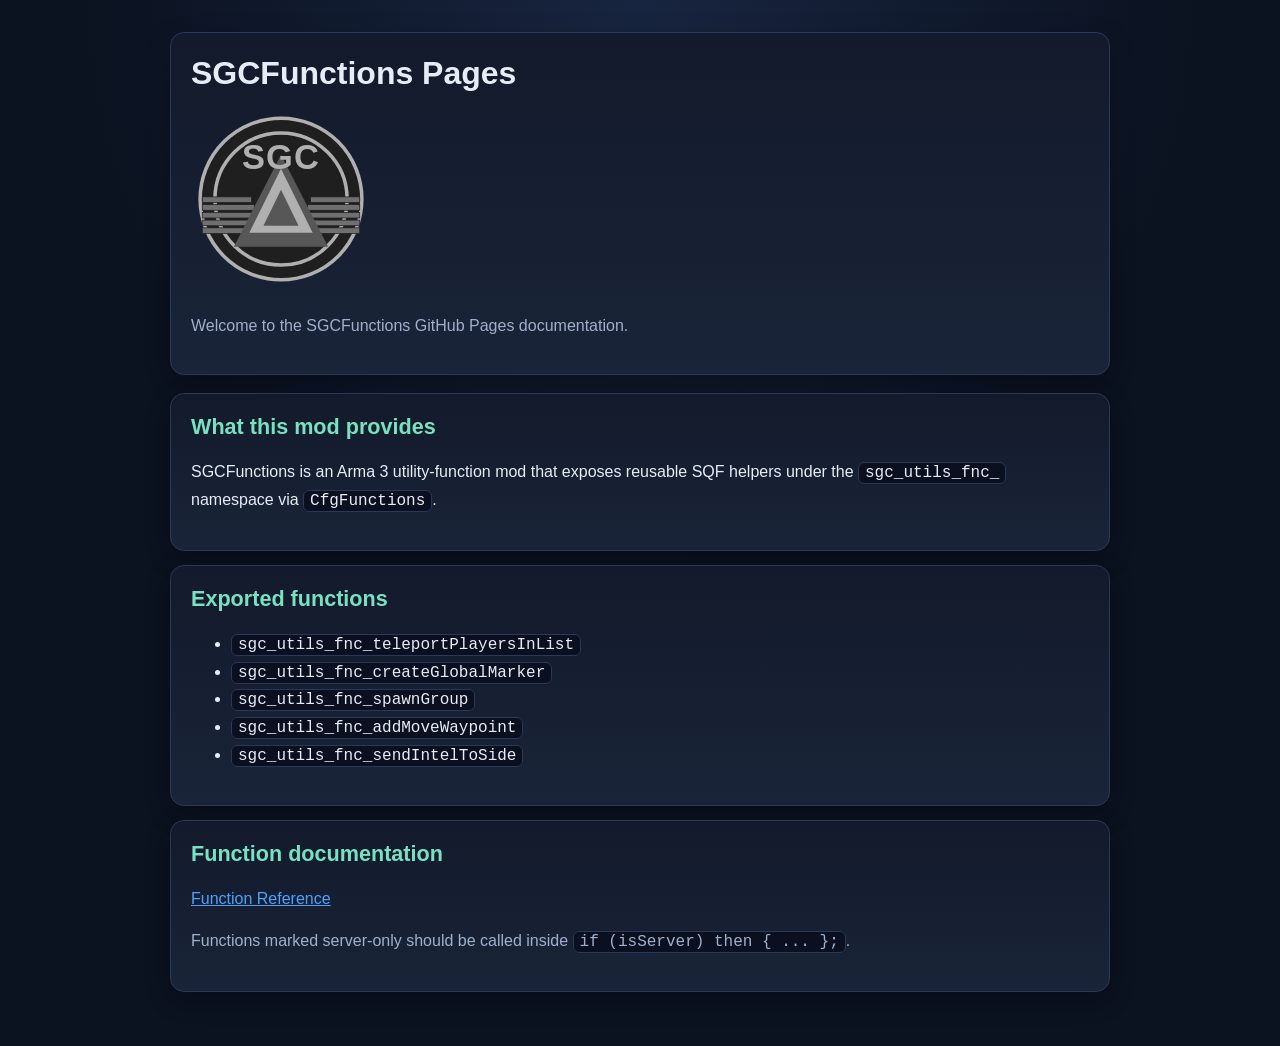
<file: docs/index.html>
<!doctype html>
<html lang="en">
<head>
  <meta charset="utf-8" />
  <meta name="viewport" content="width=device-width, initial-scale=1" />
  <title>SGCFunctions Pages</title>
  <link rel="stylesheet" href="styles.css" />
</head>
<body>
  <main class="page">
    <section class="hero">
      <h1>SGCFunctions Pages</h1>
      <p><img class="logo" src="./SGC.svg" alt="SGC Logo" /></p>
      <p class="lead">Welcome to the SGCFunctions GitHub Pages documentation.</p>
    </section>

    <section class="card">
      <h2>What this mod provides</h2>
      <p>
        SGCFunctions is an Arma 3 utility-function mod that exposes reusable SQF helpers under the
        <code>sgc_utils_fnc_</code> namespace via <code>CfgFunctions</code>.
      </p>
    </section>

    <section class="card">
      <h2>Exported functions</h2>
      <ul>
        <li><code>sgc_utils_fnc_teleportPlayersInList</code></li>
        <li><code>sgc_utils_fnc_createGlobalMarker</code></li>
        <li><code>sgc_utils_fnc_spawnGroup</code></li>
        <li><code>sgc_utils_fnc_addMoveWaypoint</code></li>
        <li><code>sgc_utils_fnc_sendIntelToSide</code></li>
      </ul>
    </section>

    <section class="card">
      <h2>Function documentation</h2>
      <ul class="nav">
        <li><a href="Function-Reference.html">Function Reference</a></li>
      </ul>
      <p class="small-note">Functions marked server-only should be called inside <code>if (isServer) then { ... };</code>.</p>
    </section>
  </main>
</body>
</html>
</file>
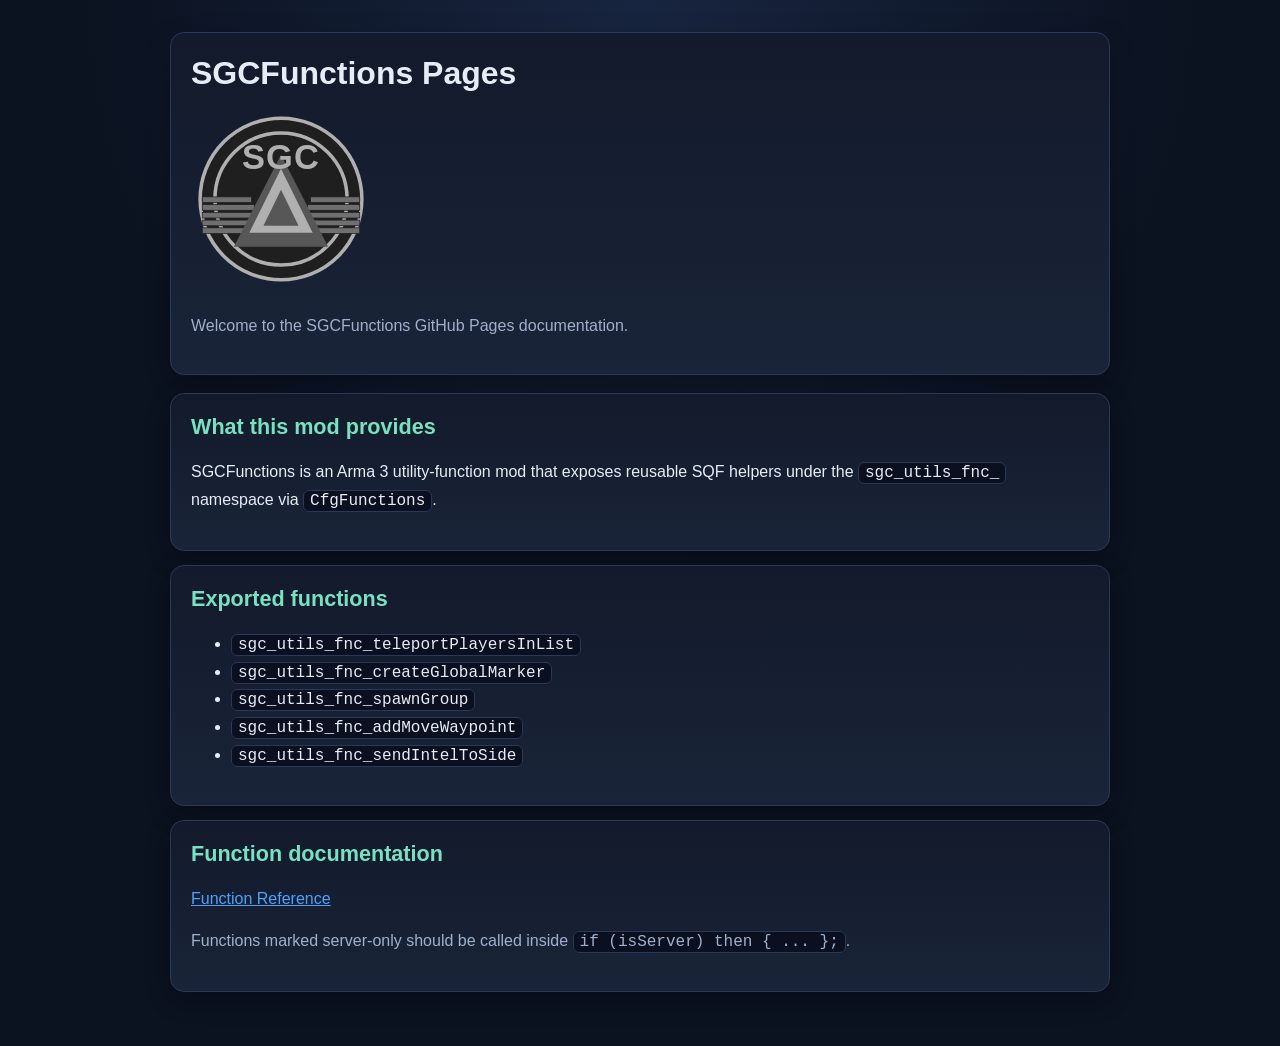
<file: pages/index.html>
<!doctype html>
<html lang="en">
<head>
  <meta charset="utf-8" />
  <meta name="viewport" content="width=device-width, initial-scale=1" />
  <title>SGCFunctions Pages</title>
  <link rel="stylesheet" href="styles.css" />
</head>
<body>
  <main class="page">
    <section class="hero">
      <h1>SGCFunctions Pages</h1>
      <p><img class="logo" src="../SGC.svg" alt="SGC Logo" /></p>
      <p class="lead">Welcome to the SGCFunctions GitHub Pages documentation.</p>
    </section>

    <section class="card">
      <h2>What this mod provides</h2>
      <p>
        SGCFunctions is an Arma 3 utility-function mod that exposes reusable SQF helpers under the
        <code>sgc_utils_fnc_</code> namespace via <code>CfgFunctions</code>.
      </p>
    </section>

    <section class="card">
      <h2>Exported functions</h2>
      <ul>
        <li><code>sgc_utils_fnc_teleportPlayersInList</code></li>
        <li><code>sgc_utils_fnc_createGlobalMarker</code></li>
        <li><code>sgc_utils_fnc_spawnGroup</code></li>
        <li><code>sgc_utils_fnc_addMoveWaypoint</code></li>
        <li><code>sgc_utils_fnc_sendIntelToSide</code></li>
      </ul>
    </section>

    <section class="card">
      <h2>Function documentation</h2>
      <ul class="nav">
        <li><a href="Function-Reference.html">Function Reference</a></li>
      </ul>
      <p class="small-note">Functions marked server-only should be called inside <code>if (isServer) then { ... };</code>.</p>
    </section>
  </main>
</body>
</html>
</file>
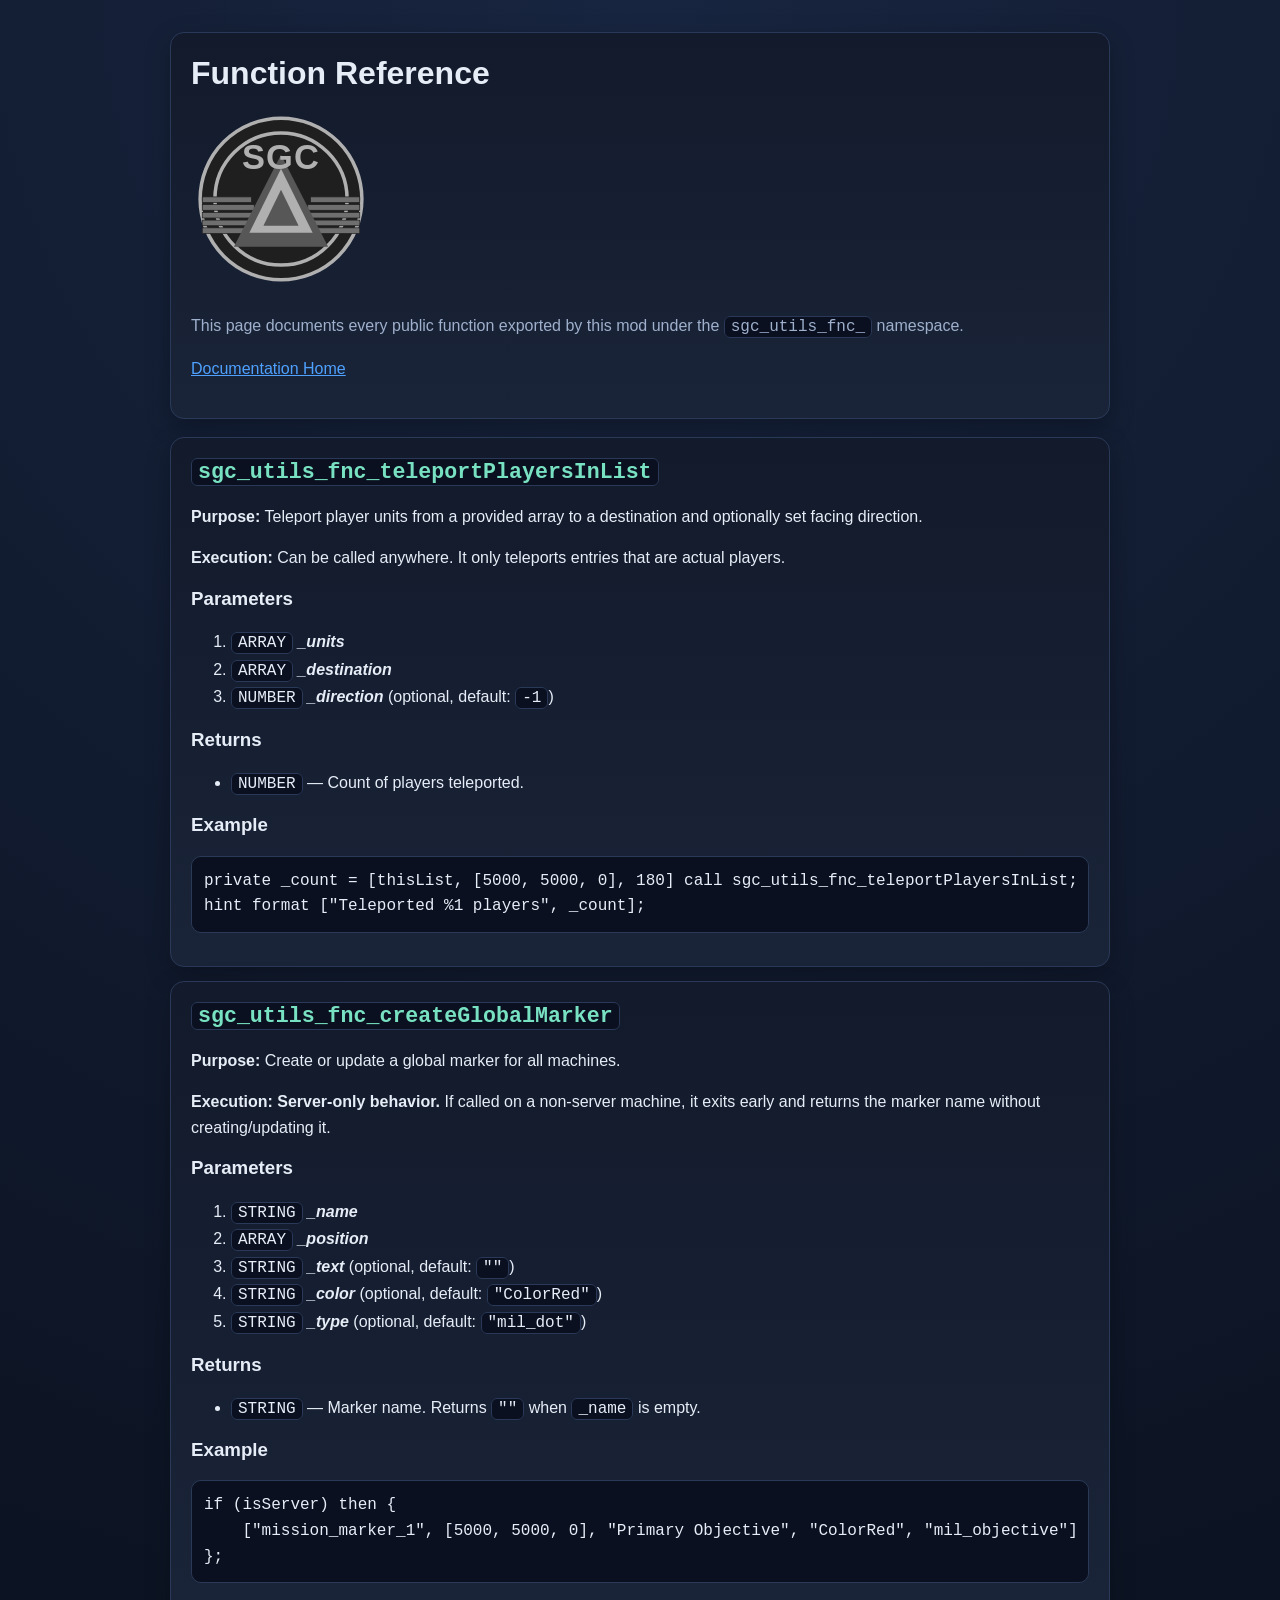
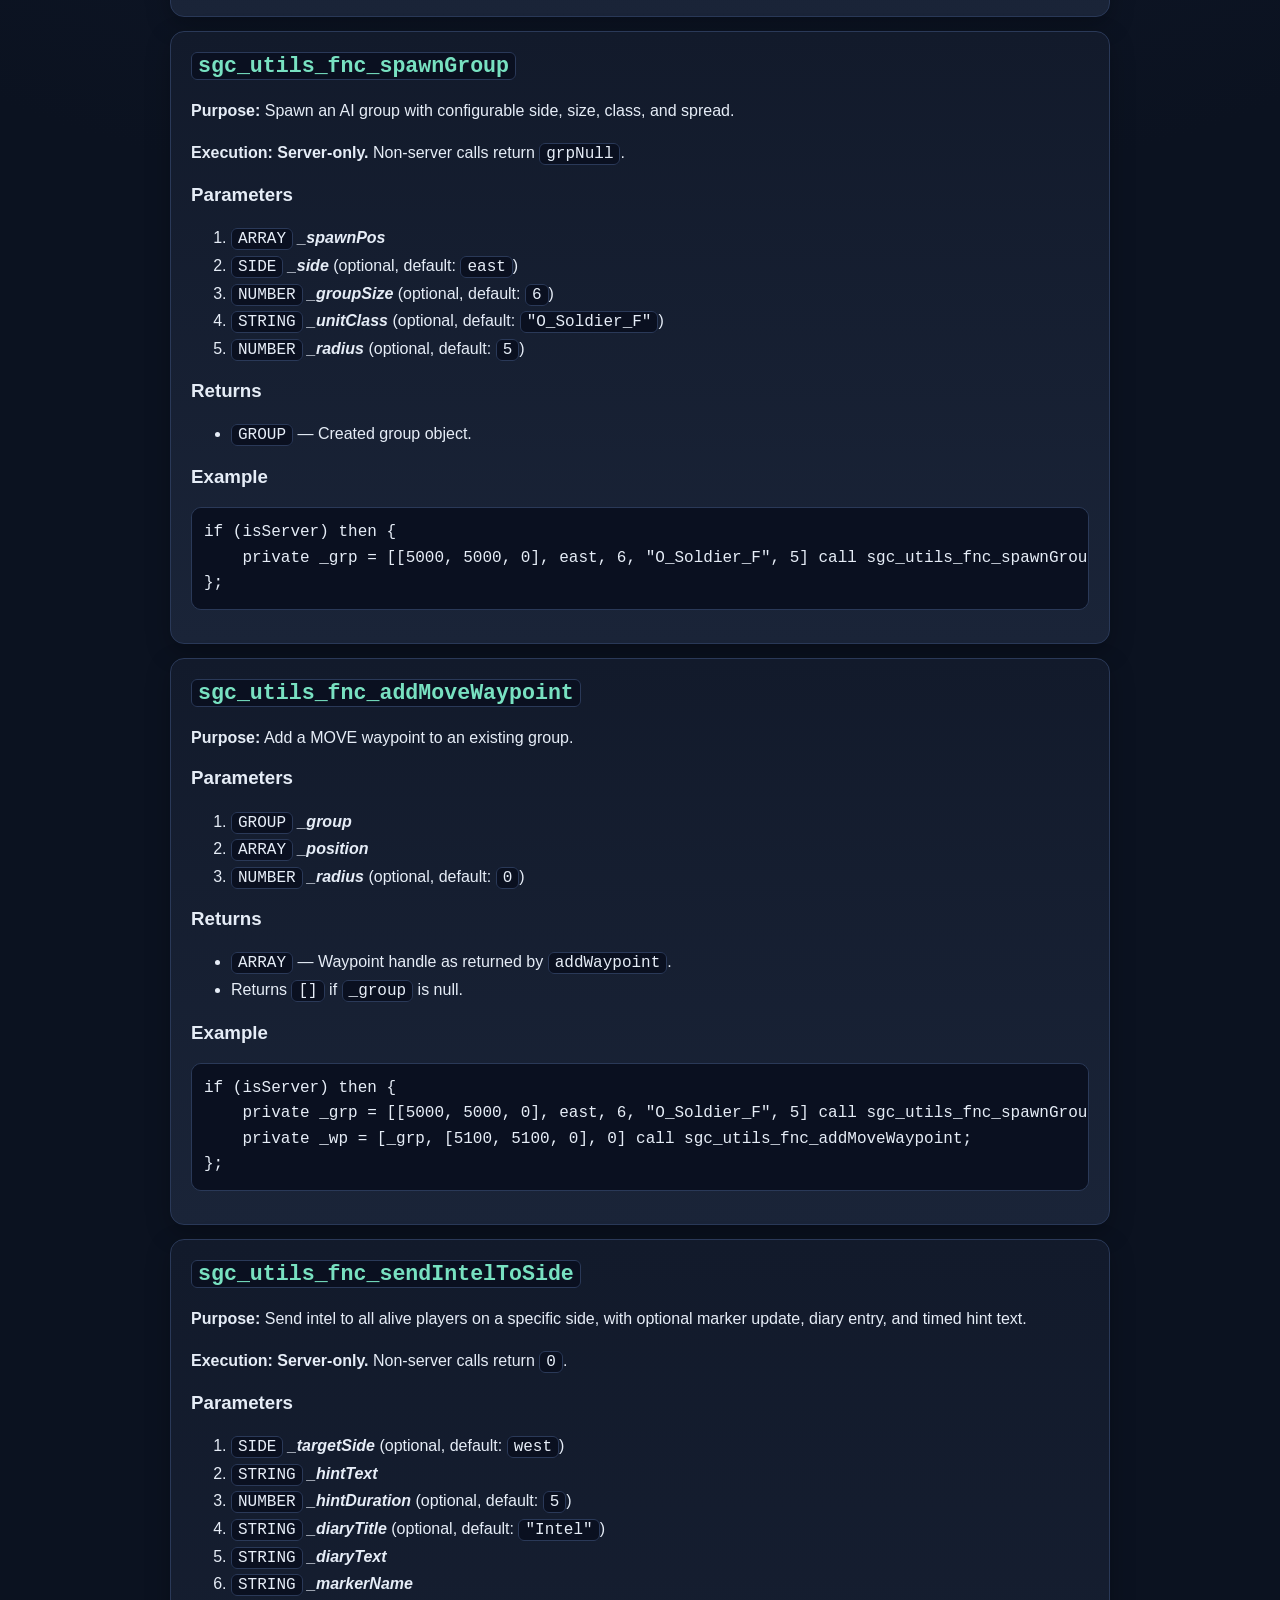
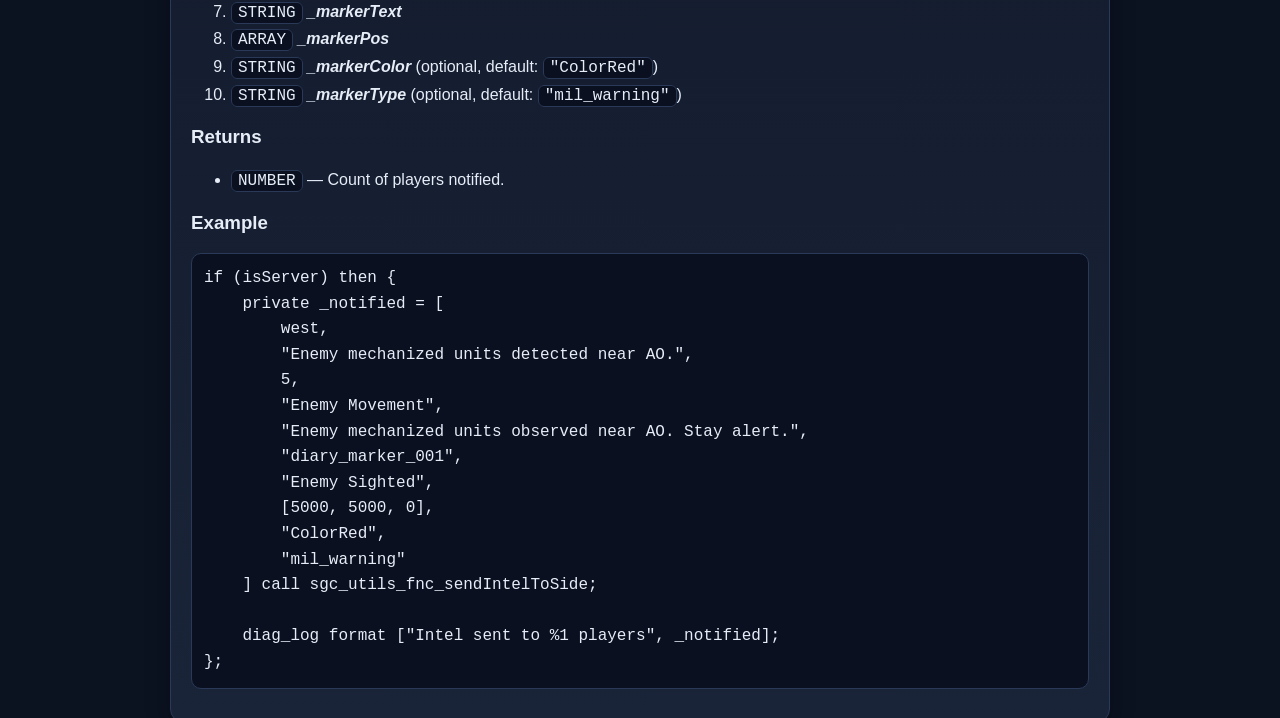
<file: docs/Function-Reference.html>
<!doctype html>
<html lang="en">
<head>
  <meta charset="utf-8" />
  <meta name="viewport" content="width=device-width, initial-scale=1" />
  <title>SGCFunctions Function Reference</title>
  <link rel="stylesheet" href="styles.css" />
</head>
<body>
  <main class="page">
    <section class="hero">
      <h1>Function Reference</h1>
      <p><img class="logo" src="./SGC.svg" alt="SGC Logo" /></p>
      <p class="lead">This page documents every public function exported by this mod under the <code>sgc_utils_fnc_</code> namespace.</p>
      <ul class="nav">
        <li><a href="index.html">Documentation Home</a></li>
      </ul>
    </section>

    <section class="card">
      <h2><code>sgc_utils_fnc_teleportPlayersInList</code></h2>
      <p><strong>Purpose:</strong> Teleport player units from a provided array to a destination and optionally set facing direction.</p>
      <p><strong>Execution:</strong> Can be called anywhere. It only teleports entries that are actual players.</p>
      <h3>Parameters</h3>
      <ol>
        <li><code>ARRAY</code> <strong><em>_units</em></strong></li>
        <li><code>ARRAY</code> <strong><em>_destination</em></strong></li>
        <li><code>NUMBER</code> <strong><em>_direction</em></strong> (optional, default: <code>-1</code>)</li>
      </ol>
      <h3>Returns</h3>
      <ul><li><code>NUMBER</code> — Count of players teleported.</li></ul>
      <h3>Example</h3>
      <pre><code>private _count = [thisList, [5000, 5000, 0], 180] call sgc_utils_fnc_teleportPlayersInList;
hint format ["Teleported %1 players", _count];</code></pre>
    </section>

    <section class="card">
      <h2><code>sgc_utils_fnc_createGlobalMarker</code></h2>
      <p><strong>Purpose:</strong> Create or update a global marker for all machines.</p>
      <p><strong>Execution:</strong> <strong>Server-only behavior.</strong> If called on a non-server machine, it exits early and returns the marker name without creating/updating it.</p>
      <h3>Parameters</h3>
      <ol>
        <li><code>STRING</code> <strong><em>_name</em></strong></li>
        <li><code>ARRAY</code> <strong><em>_position</em></strong></li>
        <li><code>STRING</code> <strong><em>_text</em></strong> (optional, default: <code>""</code>)</li>
        <li><code>STRING</code> <strong><em>_color</em></strong> (optional, default: <code>"ColorRed"</code>)</li>
        <li><code>STRING</code> <strong><em>_type</em></strong> (optional, default: <code>"mil_dot"</code>)</li>
      </ol>
      <h3>Returns</h3>
      <ul><li><code>STRING</code> — Marker name. Returns <code>""</code> when <code>_name</code> is empty.</li></ul>
      <h3>Example</h3>
      <pre><code>if (isServer) then {
    ["mission_marker_1", [5000, 5000, 0], "Primary Objective", "ColorRed", "mil_objective"] call sgc_utils_fnc_createGlobalMarker;
};</code></pre>
    </section>

    <section class="card">
      <h2><code>sgc_utils_fnc_spawnGroup</code></h2>
      <p><strong>Purpose:</strong> Spawn an AI group with configurable side, size, class, and spread.</p>
      <p><strong>Execution:</strong> <strong>Server-only.</strong> Non-server calls return <code>grpNull</code>.</p>
      <h3>Parameters</h3>
      <ol>
        <li><code>ARRAY</code> <strong><em>_spawnPos</em></strong></li>
        <li><code>SIDE</code> <strong><em>_side</em></strong> (optional, default: <code>east</code>)</li>
        <li><code>NUMBER</code> <strong><em>_groupSize</em></strong> (optional, default: <code>6</code>)</li>
        <li><code>STRING</code> <strong><em>_unitClass</em></strong> (optional, default: <code>"O_Soldier_F"</code>)</li>
        <li><code>NUMBER</code> <strong><em>_radius</em></strong> (optional, default: <code>5</code>)</li>
      </ol>
      <h3>Returns</h3>
      <ul><li><code>GROUP</code> — Created group object.</li></ul>
      <h3>Example</h3>
      <pre><code>if (isServer) then {
    private _grp = [[5000, 5000, 0], east, 6, "O_Soldier_F", 5] call sgc_utils_fnc_spawnGroup;
};</code></pre>
    </section>

    <section class="card">
      <h2><code>sgc_utils_fnc_addMoveWaypoint</code></h2>
      <p><strong>Purpose:</strong> Add a MOVE waypoint to an existing group.</p>
      <h3>Parameters</h3>
      <ol>
        <li><code>GROUP</code> <strong><em>_group</em></strong></li>
        <li><code>ARRAY</code> <strong><em>_position</em></strong></li>
        <li><code>NUMBER</code> <strong><em>_radius</em></strong> (optional, default: <code>0</code>)</li>
      </ol>
      <h3>Returns</h3>
      <ul>
        <li><code>ARRAY</code> — Waypoint handle as returned by <code>addWaypoint</code>.</li>
        <li>Returns <code>[]</code> if <code>_group</code> is null.</li>
      </ul>
      <h3>Example</h3>
      <pre><code>if (isServer) then {
    private _grp = [[5000, 5000, 0], east, 6, "O_Soldier_F", 5] call sgc_utils_fnc_spawnGroup;
    private _wp = [_grp, [5100, 5100, 0], 0] call sgc_utils_fnc_addMoveWaypoint;
};</code></pre>
    </section>

    <section class="card">
      <h2><code>sgc_utils_fnc_sendIntelToSide</code></h2>
      <p><strong>Purpose:</strong> Send intel to all alive players on a specific side, with optional marker update, diary entry, and timed hint text.</p>
      <p><strong>Execution:</strong> <strong>Server-only.</strong> Non-server calls return <code>0</code>.</p>
      <h3>Parameters</h3>
      <ol>
        <li><code>SIDE</code> <strong><em>_targetSide</em></strong> (optional, default: <code>west</code>)</li>
        <li><code>STRING</code> <strong><em>_hintText</em></strong></li>
        <li><code>NUMBER</code> <strong><em>_hintDuration</em></strong> (optional, default: <code>5</code>)</li>
        <li><code>STRING</code> <strong><em>_diaryTitle</em></strong> (optional, default: <code>"Intel"</code>)</li>
        <li><code>STRING</code> <strong><em>_diaryText</em></strong></li>
        <li><code>STRING</code> <strong><em>_markerName</em></strong></li>
        <li><code>STRING</code> <strong><em>_markerText</em></strong></li>
        <li><code>ARRAY</code> <strong><em>_markerPos</em></strong></li>
        <li><code>STRING</code> <strong><em>_markerColor</em></strong> (optional, default: <code>"ColorRed"</code>)</li>
        <li><code>STRING</code> <strong><em>_markerType</em></strong> (optional, default: <code>"mil_warning"</code>)</li>
      </ol>
      <h3>Returns</h3>
      <ul><li><code>NUMBER</code> — Count of players notified.</li></ul>
      <h3>Example</h3>
      <pre><code>if (isServer) then {
    private _notified = [
        west,
        "Enemy mechanized units detected near AO.",
        5,
        "Enemy Movement",
        "Enemy mechanized units observed near AO. Stay alert.",
        "diary_marker_001",
        "Enemy Sighted",
        [5000, 5000, 0],
        "ColorRed",
        "mil_warning"
    ] call sgc_utils_fnc_sendIntelToSide;

    diag_log format ["Intel sent to %1 players", _notified];
};</code></pre>
    </section>
  </main>
</body>
</html>
</file>
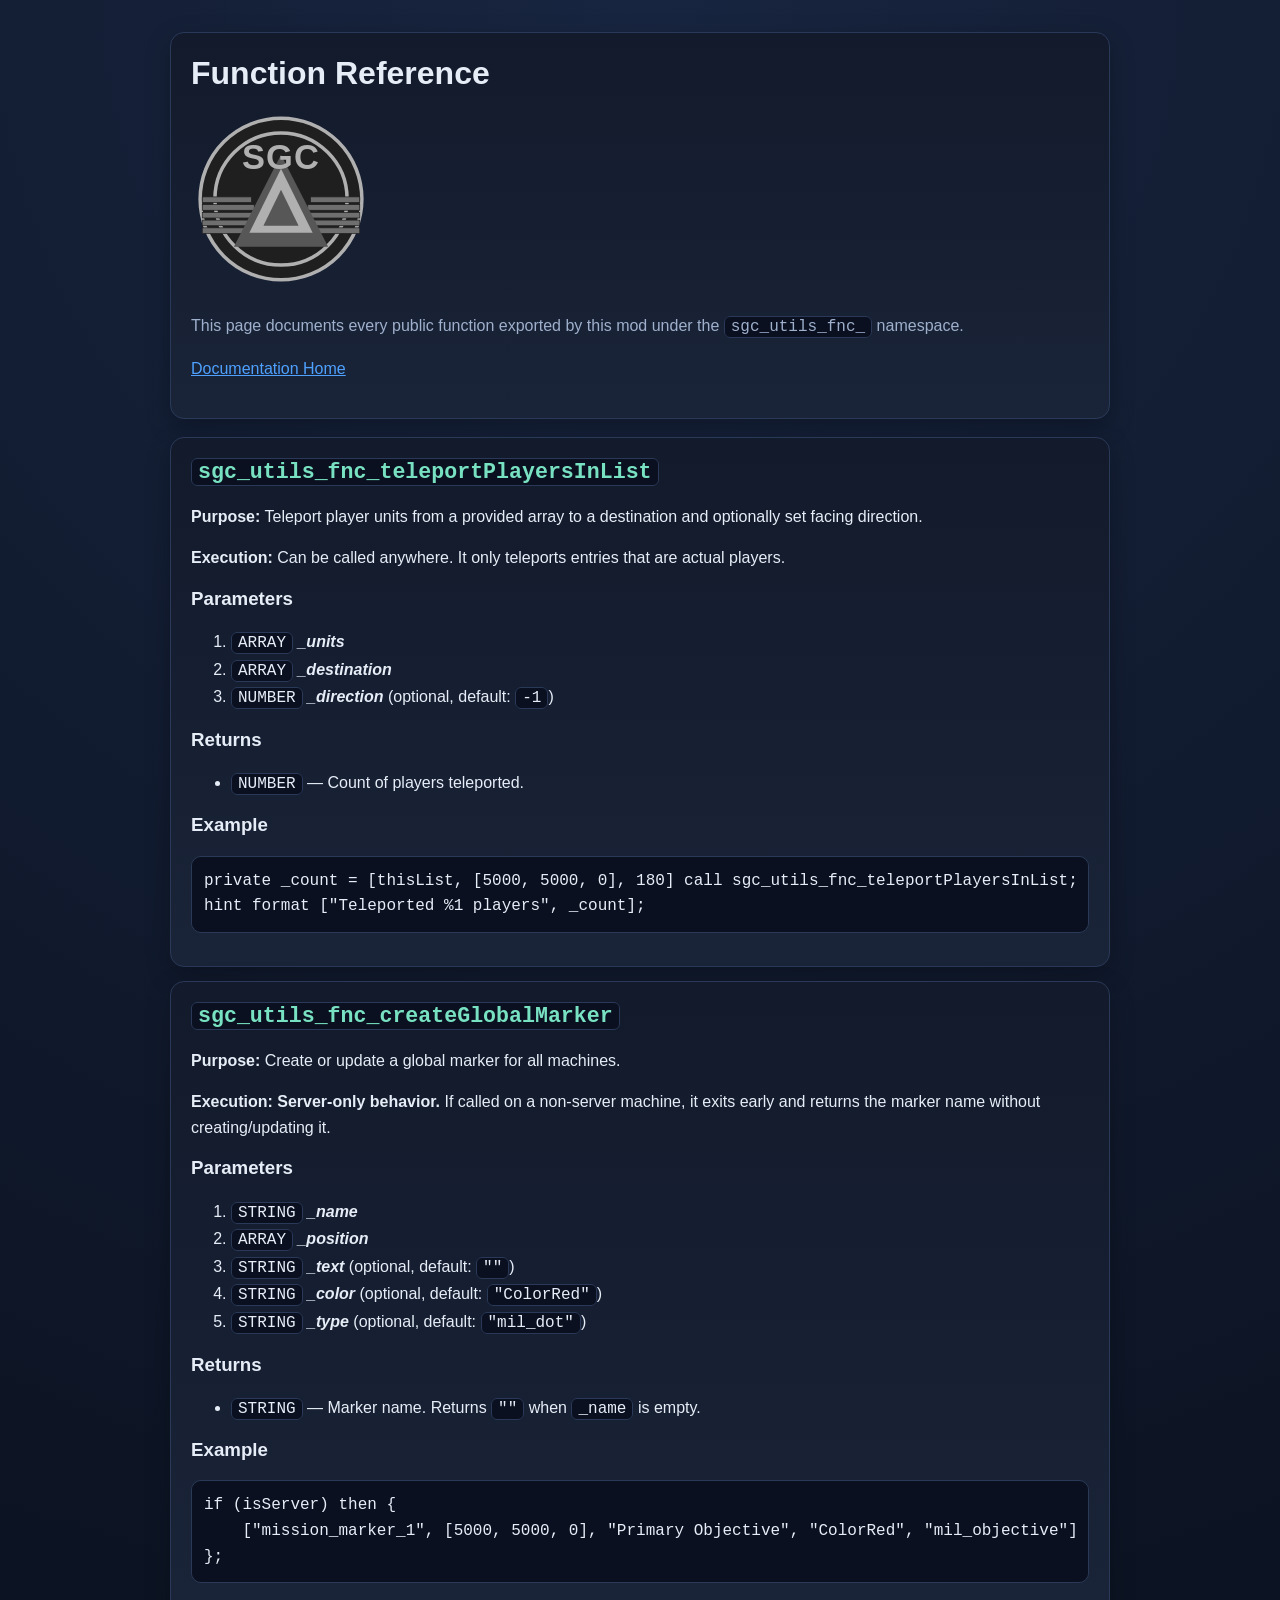
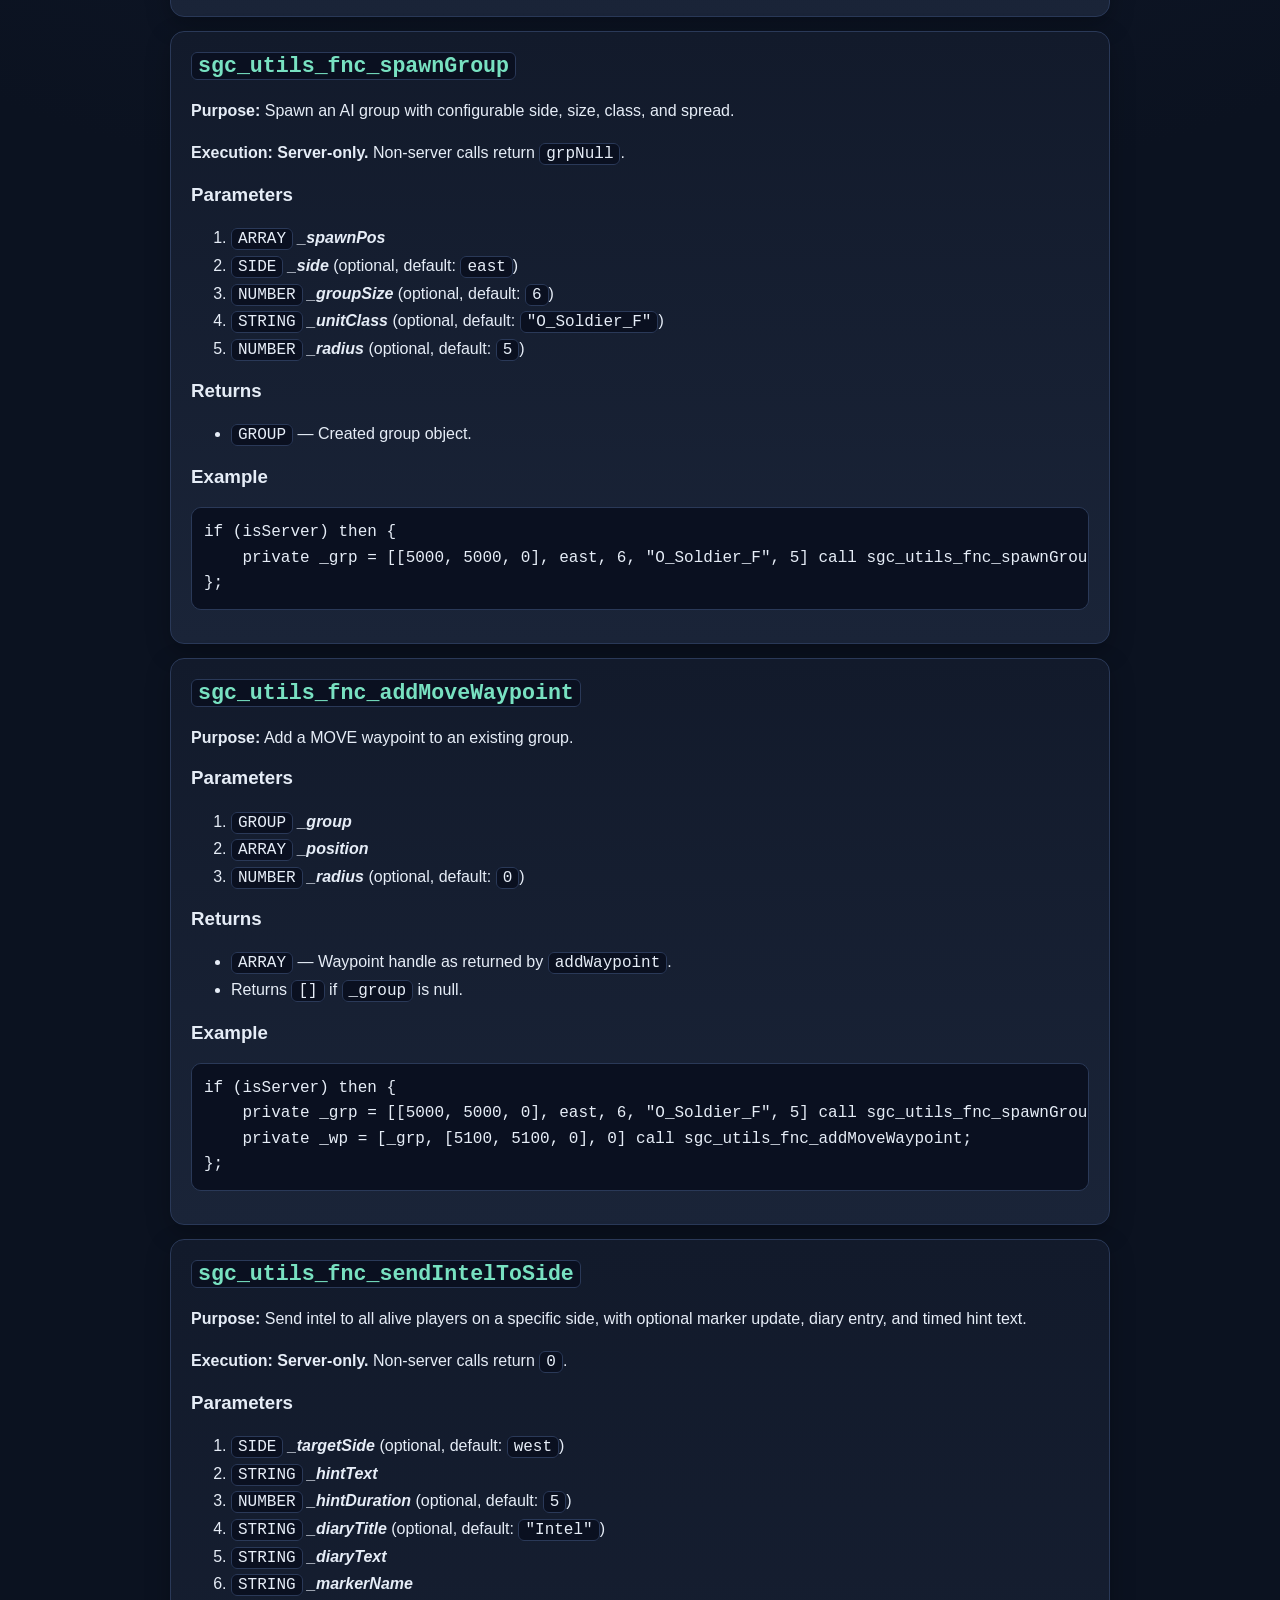
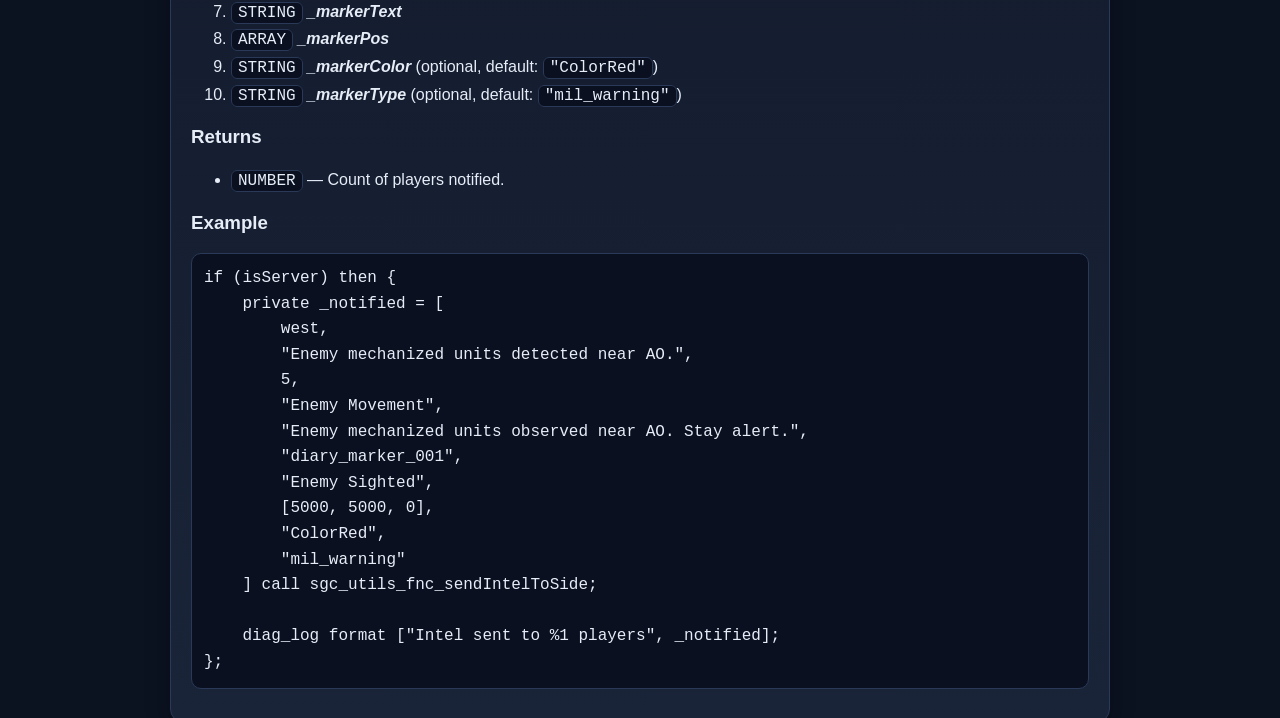
<file: pages/Function-Reference.html>
<!doctype html>
<html lang="en">
<head>
  <meta charset="utf-8" />
  <meta name="viewport" content="width=device-width, initial-scale=1" />
  <title>SGCFunctions Function Reference</title>
  <link rel="stylesheet" href="styles.css" />
</head>
<body>
  <main class="page">
    <section class="hero">
      <h1>Function Reference</h1>
      <p><img class="logo" src="../SGC.svg" alt="SGC Logo" /></p>
      <p class="lead">This page documents every public function exported by this mod under the <code>sgc_utils_fnc_</code> namespace.</p>
      <ul class="nav">
        <li><a href="index.html">Documentation Home</a></li>
      </ul>
    </section>

    <section class="card">
      <h2><code>sgc_utils_fnc_teleportPlayersInList</code></h2>
      <p><strong>Purpose:</strong> Teleport player units from a provided array to a destination and optionally set facing direction.</p>
      <p><strong>Execution:</strong> Can be called anywhere. It only teleports entries that are actual players.</p>
      <h3>Parameters</h3>
      <ol>
        <li><code>ARRAY</code> <strong><em>_units</em></strong></li>
        <li><code>ARRAY</code> <strong><em>_destination</em></strong></li>
        <li><code>NUMBER</code> <strong><em>_direction</em></strong> (optional, default: <code>-1</code>)</li>
      </ol>
      <h3>Returns</h3>
      <ul><li><code>NUMBER</code> — Count of players teleported.</li></ul>
      <h3>Example</h3>
      <pre><code>private _count = [thisList, [5000, 5000, 0], 180] call sgc_utils_fnc_teleportPlayersInList;
hint format ["Teleported %1 players", _count];</code></pre>
    </section>

    <section class="card">
      <h2><code>sgc_utils_fnc_createGlobalMarker</code></h2>
      <p><strong>Purpose:</strong> Create or update a global marker for all machines.</p>
      <p><strong>Execution:</strong> <strong>Server-only behavior.</strong> If called on a non-server machine, it exits early and returns the marker name without creating/updating it.</p>
      <h3>Parameters</h3>
      <ol>
        <li><code>STRING</code> <strong><em>_name</em></strong></li>
        <li><code>ARRAY</code> <strong><em>_position</em></strong></li>
        <li><code>STRING</code> <strong><em>_text</em></strong> (optional, default: <code>""</code>)</li>
        <li><code>STRING</code> <strong><em>_color</em></strong> (optional, default: <code>"ColorRed"</code>)</li>
        <li><code>STRING</code> <strong><em>_type</em></strong> (optional, default: <code>"mil_dot"</code>)</li>
      </ol>
      <h3>Returns</h3>
      <ul><li><code>STRING</code> — Marker name. Returns <code>""</code> when <code>_name</code> is empty.</li></ul>
      <h3>Example</h3>
      <pre><code>if (isServer) then {
    ["mission_marker_1", [5000, 5000, 0], "Primary Objective", "ColorRed", "mil_objective"] call sgc_utils_fnc_createGlobalMarker;
};</code></pre>
    </section>

    <section class="card">
      <h2><code>sgc_utils_fnc_spawnGroup</code></h2>
      <p><strong>Purpose:</strong> Spawn an AI group with configurable side, size, class, and spread.</p>
      <p><strong>Execution:</strong> <strong>Server-only.</strong> Non-server calls return <code>grpNull</code>.</p>
      <h3>Parameters</h3>
      <ol>
        <li><code>ARRAY</code> <strong><em>_spawnPos</em></strong></li>
        <li><code>SIDE</code> <strong><em>_side</em></strong> (optional, default: <code>east</code>)</li>
        <li><code>NUMBER</code> <strong><em>_groupSize</em></strong> (optional, default: <code>6</code>)</li>
        <li><code>STRING</code> <strong><em>_unitClass</em></strong> (optional, default: <code>"O_Soldier_F"</code>)</li>
        <li><code>NUMBER</code> <strong><em>_radius</em></strong> (optional, default: <code>5</code>)</li>
      </ol>
      <h3>Returns</h3>
      <ul><li><code>GROUP</code> — Created group object.</li></ul>
      <h3>Example</h3>
      <pre><code>if (isServer) then {
    private _grp = [[5000, 5000, 0], east, 6, "O_Soldier_F", 5] call sgc_utils_fnc_spawnGroup;
};</code></pre>
    </section>

    <section class="card">
      <h2><code>sgc_utils_fnc_addMoveWaypoint</code></h2>
      <p><strong>Purpose:</strong> Add a MOVE waypoint to an existing group.</p>
      <h3>Parameters</h3>
      <ol>
        <li><code>GROUP</code> <strong><em>_group</em></strong></li>
        <li><code>ARRAY</code> <strong><em>_position</em></strong></li>
        <li><code>NUMBER</code> <strong><em>_radius</em></strong> (optional, default: <code>0</code>)</li>
      </ol>
      <h3>Returns</h3>
      <ul>
        <li><code>ARRAY</code> — Waypoint handle as returned by <code>addWaypoint</code>.</li>
        <li>Returns <code>[]</code> if <code>_group</code> is null.</li>
      </ul>
      <h3>Example</h3>
      <pre><code>if (isServer) then {
    private _grp = [[5000, 5000, 0], east, 6, "O_Soldier_F", 5] call sgc_utils_fnc_spawnGroup;
    private _wp = [_grp, [5100, 5100, 0], 0] call sgc_utils_fnc_addMoveWaypoint;
};</code></pre>
    </section>

    <section class="card">
      <h2><code>sgc_utils_fnc_sendIntelToSide</code></h2>
      <p><strong>Purpose:</strong> Send intel to all alive players on a specific side, with optional marker update, diary entry, and timed hint text.</p>
      <p><strong>Execution:</strong> <strong>Server-only.</strong> Non-server calls return <code>0</code>.</p>
      <h3>Parameters</h3>
      <ol>
        <li><code>SIDE</code> <strong><em>_targetSide</em></strong> (optional, default: <code>west</code>)</li>
        <li><code>STRING</code> <strong><em>_hintText</em></strong></li>
        <li><code>NUMBER</code> <strong><em>_hintDuration</em></strong> (optional, default: <code>5</code>)</li>
        <li><code>STRING</code> <strong><em>_diaryTitle</em></strong> (optional, default: <code>"Intel"</code>)</li>
        <li><code>STRING</code> <strong><em>_diaryText</em></strong></li>
        <li><code>STRING</code> <strong><em>_markerName</em></strong></li>
        <li><code>STRING</code> <strong><em>_markerText</em></strong></li>
        <li><code>ARRAY</code> <strong><em>_markerPos</em></strong></li>
        <li><code>STRING</code> <strong><em>_markerColor</em></strong> (optional, default: <code>"ColorRed"</code>)</li>
        <li><code>STRING</code> <strong><em>_markerType</em></strong> (optional, default: <code>"mil_warning"</code>)</li>
      </ol>
      <h3>Returns</h3>
      <ul><li><code>NUMBER</code> — Count of players notified.</li></ul>
      <h3>Example</h3>
      <pre><code>if (isServer) then {
    private _notified = [
        west,
        "Enemy mechanized units detected near AO.",
        5,
        "Enemy Movement",
        "Enemy mechanized units observed near AO. Stay alert.",
        "diary_marker_001",
        "Enemy Sighted",
        [5000, 5000, 0],
        "ColorRed",
        "mil_warning"
    ] call sgc_utils_fnc_sendIntelToSide;

    diag_log format ["Intel sent to %1 players", _notified];
};</code></pre>
    </section>
  </main>
</body>
</html>
</file>
<file: docs/styles.css>
:root {
  --bg: #0b1220;
  --panel: #121a2b;
  --panel-2: #1a2438;
  --text: #e6edf7;
  --muted: #9fb0cc;
  --accent: #4ea1ff;
  --accent-2: #78e1c1;
  --border: #2a3958;
  --code-bg: #0a1020;
}

* { box-sizing: border-box; }

body {
  margin: 0;
  font-family: Inter, Segoe UI, Roboto, Arial, sans-serif;
  line-height: 1.6;
  color: var(--text);
  background: radial-gradient(circle at top, #182540 0%, var(--bg) 45%);
}

a { color: var(--accent); }
a:hover { color: #8bc1ff; }

.page {
  max-width: 980px;
  margin: 0 auto;
  padding: 32px 20px 56px;
}

.hero,
.card {
  background: linear-gradient(180deg, var(--panel), var(--panel-2));
  border: 1px solid var(--border);
  border-radius: 14px;
  padding: 20px;
  box-shadow: 0 8px 24px rgba(0, 0, 0, 0.25);
}

.hero { margin-bottom: 18px; }
.card { margin: 14px 0; }

.logo {
  max-width: 180px;
  height: auto;
}

h1, h2, h3 { line-height: 1.25; margin-top: 0; }

h1 { font-size: 2rem; margin-bottom: 8px; }
h2 { color: var(--accent-2); font-size: 1.35rem; }

p.lead { color: var(--muted); margin-top: 0; }

ul, ol { margin-top: 8px; }

code {
  font-family: ui-monospace, SFMono-Regular, Menlo, Consolas, monospace;
  background: var(--code-bg);
  border: 1px solid var(--border);
  border-radius: 6px;
  padding: 1px 6px;
}

pre {
  background: var(--code-bg);
  border: 1px solid var(--border);
  border-radius: 10px;
  overflow-x: auto;
  padding: 12px;
}

pre code {
  border: none;
  padding: 0;
  background: transparent;
}

.nav {
  display: flex;
  gap: 14px;
  flex-wrap: wrap;
  padding-left: 0;
  list-style: none;
}

.small-note { color: var(--muted); }
</file>
<file: pages/styles.css>
:root {
  --bg: #0b1220;
  --panel: #121a2b;
  --panel-2: #1a2438;
  --text: #e6edf7;
  --muted: #9fb0cc;
  --accent: #4ea1ff;
  --accent-2: #78e1c1;
  --border: #2a3958;
  --code-bg: #0a1020;
}

* { box-sizing: border-box; }

body {
  margin: 0;
  font-family: Inter, Segoe UI, Roboto, Arial, sans-serif;
  line-height: 1.6;
  color: var(--text);
  background: radial-gradient(circle at top, #182540 0%, var(--bg) 45%);
}

a { color: var(--accent); }
a:hover { color: #8bc1ff; }

.page {
  max-width: 980px;
  margin: 0 auto;
  padding: 32px 20px 56px;
}

.hero,
.card {
  background: linear-gradient(180deg, var(--panel), var(--panel-2));
  border: 1px solid var(--border);
  border-radius: 14px;
  padding: 20px;
  box-shadow: 0 8px 24px rgba(0, 0, 0, 0.25);
}

.hero { margin-bottom: 18px; }
.card { margin: 14px 0; }

.logo {
  max-width: 180px;
  height: auto;
}

h1, h2, h3 { line-height: 1.25; margin-top: 0; }

h1 { font-size: 2rem; margin-bottom: 8px; }
h2 { color: var(--accent-2); font-size: 1.35rem; }

p.lead { color: var(--muted); margin-top: 0; }

ul, ol { margin-top: 8px; }

code {
  font-family: ui-monospace, SFMono-Regular, Menlo, Consolas, monospace;
  background: var(--code-bg);
  border: 1px solid var(--border);
  border-radius: 6px;
  padding: 1px 6px;
}

pre {
  background: var(--code-bg);
  border: 1px solid var(--border);
  border-radius: 10px;
  overflow-x: auto;
  padding: 12px;
}

pre code {
  border: none;
  padding: 0;
  background: transparent;
}

.nav {
  display: flex;
  gap: 14px;
  flex-wrap: wrap;
  padding-left: 0;
  list-style: none;
}

.small-note { color: var(--muted); }
</file>
